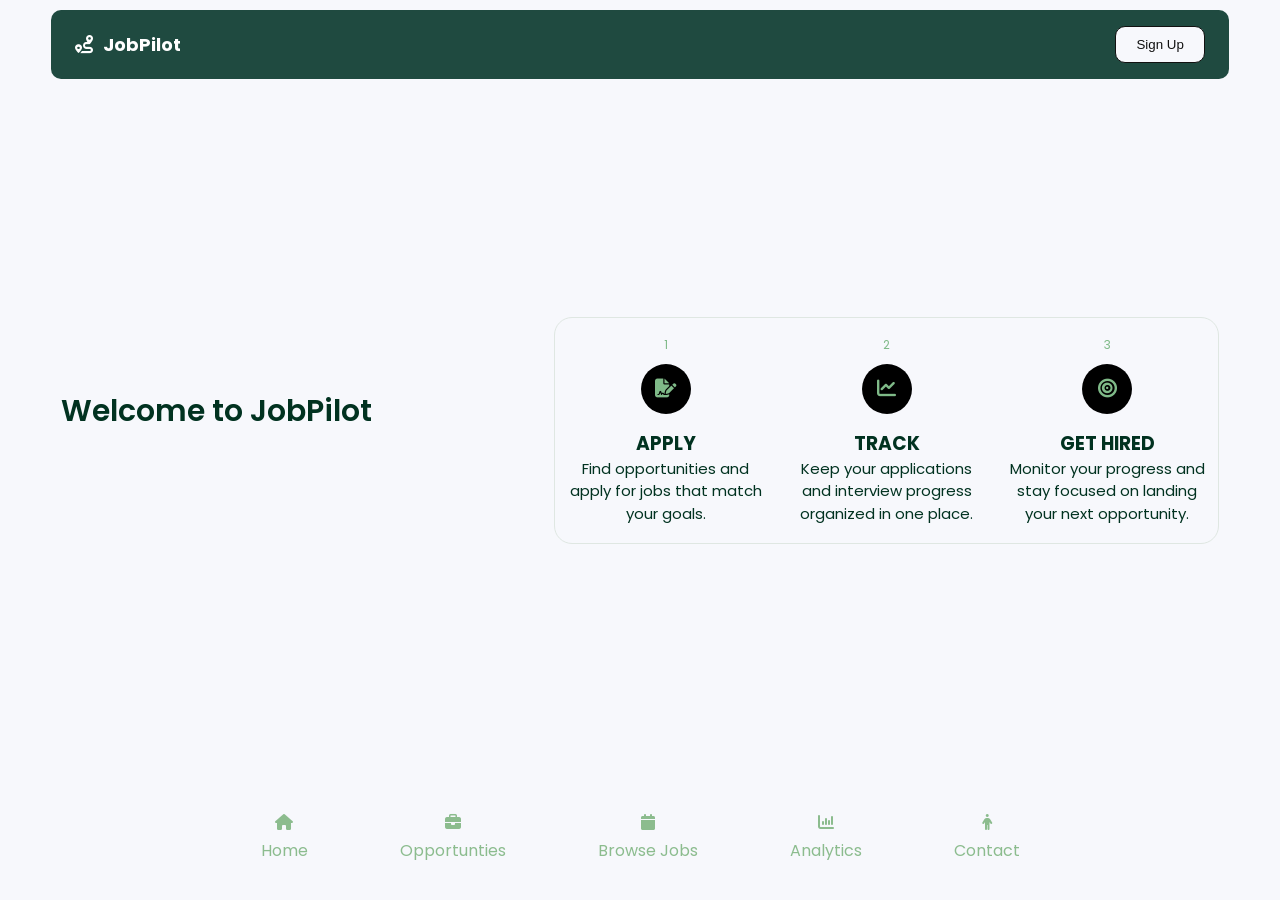
<file: index.html>
<!DOCTYPE html>
<html lang="en">
<head>
    <meta charset="UTF-8">
    <meta name="viewport" content="width=device-width, initial-scale=1.0">
    <title>JobPilot - Home </title>
    <link rel="preconnect" href="https://fonts.googleapis.com">
<link rel="preconnect" href="https://fonts.gstatic.com" crossorigin>
<link href="https://fonts.googleapis.com/css2?
family=Montserrat:ital,wght@0,100..900;1,100..900&family=Playfair+Display:ital,wght@0,400..900;1,400..900&family=Poppins:ital,wght@0,100;0,200;0,300;0,400;0,500;0,600;0,700;0,800;0,900;1,100;1,200;1,300;1,400;1,500;1,600;1,700;1,800;1,900&family=Roboto:ital,wght@0,100..900;1,100..900&display=swap" rel="stylesheet">
    <link rel="stylesheet" href="css/home.css">
    <link rel="stylesheet" 
    href="https://cdnjs.cloudflare.com/ajax/libs/font-awesome/6.5.2/css/all.min.css">
</head>
<body>
     <!--Home Page-->
    <div class="app">
    <header class="topbar">
       <div class="brand">
        <div class="log">
            <i class="fa-solid fa-route"></i>
        </div>
        <span>JobPilot</span>
       </div>
       <button class="join-btn">
        Sign Up
    </button>
    </header>
   <main class="main-content">

    <section class="welcome">
        <h1>Welcome to JobPilot</h1>
        <h3>Navigate &#183; Track &#183; Succeed</h3>
    </section>

    <section class="work-section">

        <div class="steps">

            <div class="step">
                <span class="step-number">1</span>

                <div class="step-icon">
                    <i class="fa-solid fa-file-signature"></i>
                </div>

                <h3>APPLY</h3>

                <p>
                    Find opportunities and apply for jobs
                    that match your goals.
                </p>
            </div>


            <div class="step">
                <span class="step-number">2</span>

                <div class="step-icon">
                    <i class="fa-solid fa-chart-line"></i>
                </div>

                <h3>TRACK</h3>

                <p>
                    Keep your applications and interview
                    progress organized in one place.
                </p>
            </div>


            <div class="step">
                <span class="step-number">3</span>

                <div class="step-icon">
                    <i class="fa-solid fa-bullseye"></i>
                </div>

                <h3>GET HIRED</h3>

                <p>
                    Monitor your progress and stay focused
                    on landing your next opportunity.
                </p>
            </div>

        </div>

    </section>

</main>
         <!--footer-->
        <footer class="footer-section">
        <nav class="navigation">
            <a href="index.html" class= "nav-item active">
                <i class="fa-solid fa-house"></i>
                <span>Home</span>
            </a>
            <a href="opportunities.html" class="nav-item">
                <i class="fa-solid fa-briefcase"></i>
                <span>Opportunties</span>
            </a>
             <a href="jobs.html" class="nav-item">
                <i class="fa-solid fa-calendar"></i>
                <span>Browse Jobs</span>
            </a>
            <a href="analytics.html" class="nav-item">
                <i class="fa-solid fa-chart-column"></i>
                <span>Analytics</span>
            </a>
             <a href="contact.html" class="nav-item">
                <i class="fa-solid fa-person"></i>
                <span>Contact</span>
            </a>
        </nav>
        </footer>
  

<div class="auth-overlay">

    <div class="auth-box">

        <button class="close-auth">
            <i class="fa-solid fa-xmark"></i>
        </button>

        <div class="auth-header">
            <i class="fa-solid fa-route"></i>
            <h2>Welcome to JobPilot</h2>
            <p>Sign up to start tracking your job search.</p>
        </div>

        <form class="auth-form">

            <div class="input-group">
                <label for="userName">Name</label>

                <input type="text" id="userName" placeholder="Enter your name" required>
            </div>

            <div class="input-group">
                <label for="userEmail">Email</label>

                <input type="email" id="userEmail"
                    placeholder="Enter your email"
                    required
                >
            </div>

    <div class="input-group">

        <label for="userPassword">
            Password
        </label>

        <input
            type="password"
            id="userPassword"
            placeholder="Create a password"
            minlength="6"
            required
        >

    </div>

            <button type="submit" class="auth-btn">
                Get Started
            </button>

        </form>

    </div>

</div>
<script src="javascript/home.js"></script>
<script src="javascript/auth.js"></script>
</body>
</html>
</file>
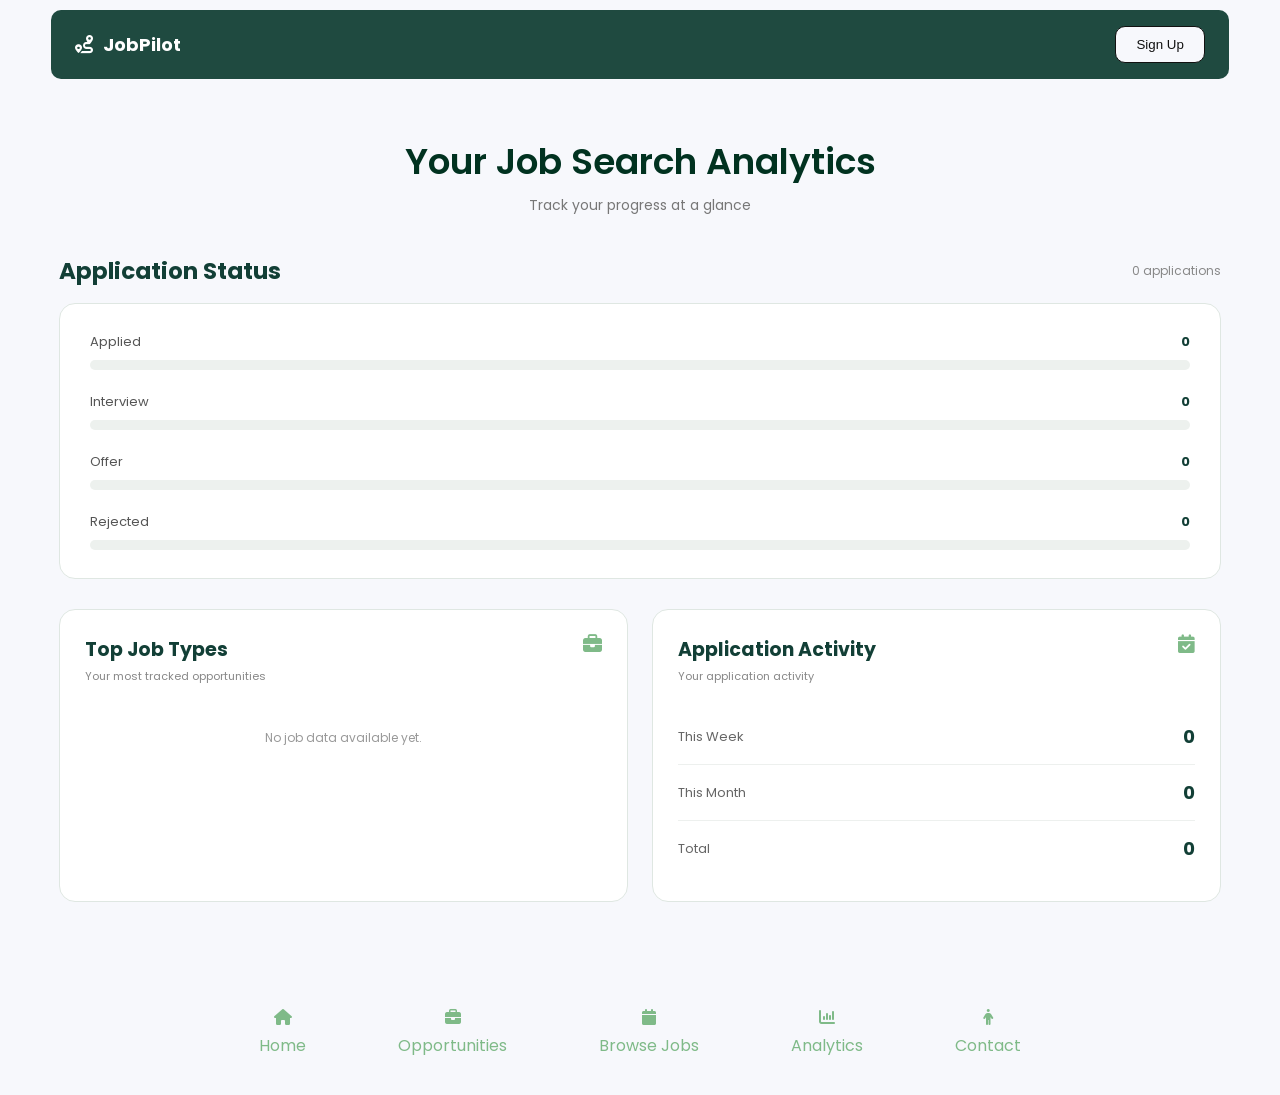
<file: analytics.html>
<!DOCTYPE html>
<html lang="en">

<head>

    <meta charset="UTF-8">

    <meta name="viewport" content="width=device-width, initial-scale=1.0">

    <title>JobPilot - Analytics</title>

 <link rel="preconnect" href="https://fonts.gstatic.com" crossorigin>
    <link href="https://fonts.googleapis.com/css2?
    family=Montserrat:ital,wght@0,100..900;1,100..900&family=Playfair+Display:ital,wght@0,400..900;1,400..900&family=Poppins:ital,wght@0,100;0,200;0,300;0,400;0,500;0,600;0,700;0,800;0,900;1,100;1,200;1,300;1,400;1,500;1,600;1,700;1,800;1,900&family=Roboto:ital,wght@0,100..900;1,100..900&display=swap" rel="stylesheet">
    
    <link rel="stylesheet" href="css/home.css">
    <link rel="stylesheet" href="css/analytics.css">
        <link rel="stylesheet"  href="https://cdnjs.cloudflare.com/ajax/libs/font-awesome/6.5.2/css/all.min.css">
</head>

<body>

<div class="app">

    <header class="topbar">

        <div class="brand">

            <div class="log">
                <i class="fa-solid fa-route"></i>
            </div>

            <span>JobPilot</span>

        </div>

        <button class="join-btn">
            Sign Up
        </button>

    </header>


    <main class="analytics-page">

        <section class="analytics-header">

            <h1>
                Your Job Search Analytics
            </h1>

            <p>
                Track your progress at a glance
            </p>

        </section>


        <section class="status-section">

            <div class="section-heading">

                <h2>
                    Application Status
                </h2>

                <span id="totalStatus">
                    0 applications
                </span>

            </div>


            <div class="status-card">

                <div class="status-row">

                    <div class="status-label">

                        <span>
                            Applied
                        </span>

                        <strong id="appliedCount">
                            0
                        </strong>

                    </div>

                    <div class="progress-track">

                        <div
                            class="progress-bar applied-bar"
                            id="appliedBar"
                        ></div>

                    </div>

                </div>


                <div class="status-row">

                    <div class="status-label">

                        <span>
                            Interview
                        </span>

                        <strong id="interviewCount">
                            0
                        </strong>

                    </div>

                    <div class="progress-track">

                        <div
                            class="progress-bar interview-bar"
                            id="interviewBar"
                        ></div>

                    </div>

                </div>


                <div class="status-row">

                    <div class="status-label">

                        <span>
                            Offer
                        </span>

                        <strong id="offerCount">
                            0
                        </strong>

                    </div>

                    <div class="progress-track">

                        <div
                            class="progress-bar offer-bar"
                            id="offerBar"
                        ></div>

                    </div>

                </div>


                <div class="status-row">

                    <div class="status-label">

                        <span>
                            Rejected
                        </span>

                        <strong id="rejectedCount">
                            0
                        </strong>

                    </div>

                    <div class="progress-track">

                        <div
                            class="progress-bar rejected-bar"
                            id="rejectedBar"
                        ></div>

                    </div>

                </div>

            </div>

        </section>


        <section class="analytics-grid">


            <div class="analytics-card">

                <div class="card-heading">

                    <div>

                        <h2>
                            Top Job Types
                        </h2>

                        <p>
                            Your most tracked opportunities
                        </p>

                    </div>

                    <i class="fa-solid fa-briefcase"></i>

                </div>


                <div
                    class="job-types"
                    id="jobTypes"
                ></div>

            </div>



            <div class="analytics-card">

                <div class="card-heading">

                    <div>

                        <h2>
                            Application Activity
                        </h2>

                        <p>
                            Your application activity
                        </p>

                    </div>

                    <i class="fa-solid fa-calendar-check"></i>

                </div>


                <div class="activity-list">

                    <div class="activity-row">

                        <span>
                            This Week
                        </span>

                        <strong id="weekCount">
                            0
                        </strong>

                    </div>


                    <div class="activity-row">

                        <span>
                            This Month
                        </span>

                        <strong id="monthCount">
                            0
                        </strong>

                    </div>


                    <div class="activity-row">

                        <span>
                            Total
                        </span>

                        <strong id="totalCount">
                            0
                        </strong>

                    </div>

                </div>

            </div>

        </section>

    </main>


    <footer class="footer-section">

        <nav class="navigation">

            <a
                href="index.html"
                class="nav-item"
            >

                <i class="fa-solid fa-house"></i>

                <span>
                    Home
                </span>

            </a>


            <a
                href="opportunities.html"
                class="nav-item"
            >

                <i class="fa-solid fa-briefcase"></i>

                <span>
                    Opportunities
                </span>

            </a>


            <a
                href="jobs.html"
                class="nav-item"
            >

                <i class="fa-solid fa-calendar"></i>

                <span>
                    Browse Jobs
                </span>

            </a>


            <a
                href="analytics.html"
                class="nav-item active"
            >

                <i class="fa-solid fa-chart-column"></i>

                <span>
                    Analytics
                </span>

            </a>


            <a
                href="contact.html"
                class="nav-item"
            >

                <i class="fa-solid fa-person"></i>

                <span>
                    Contact
                </span>

            </a>

        </nav>

    </footer>

</div>


<script src="javascript/auth.js"></script>
<script src="javascript/analytics.js"></script>

</body>

</html>
</file>
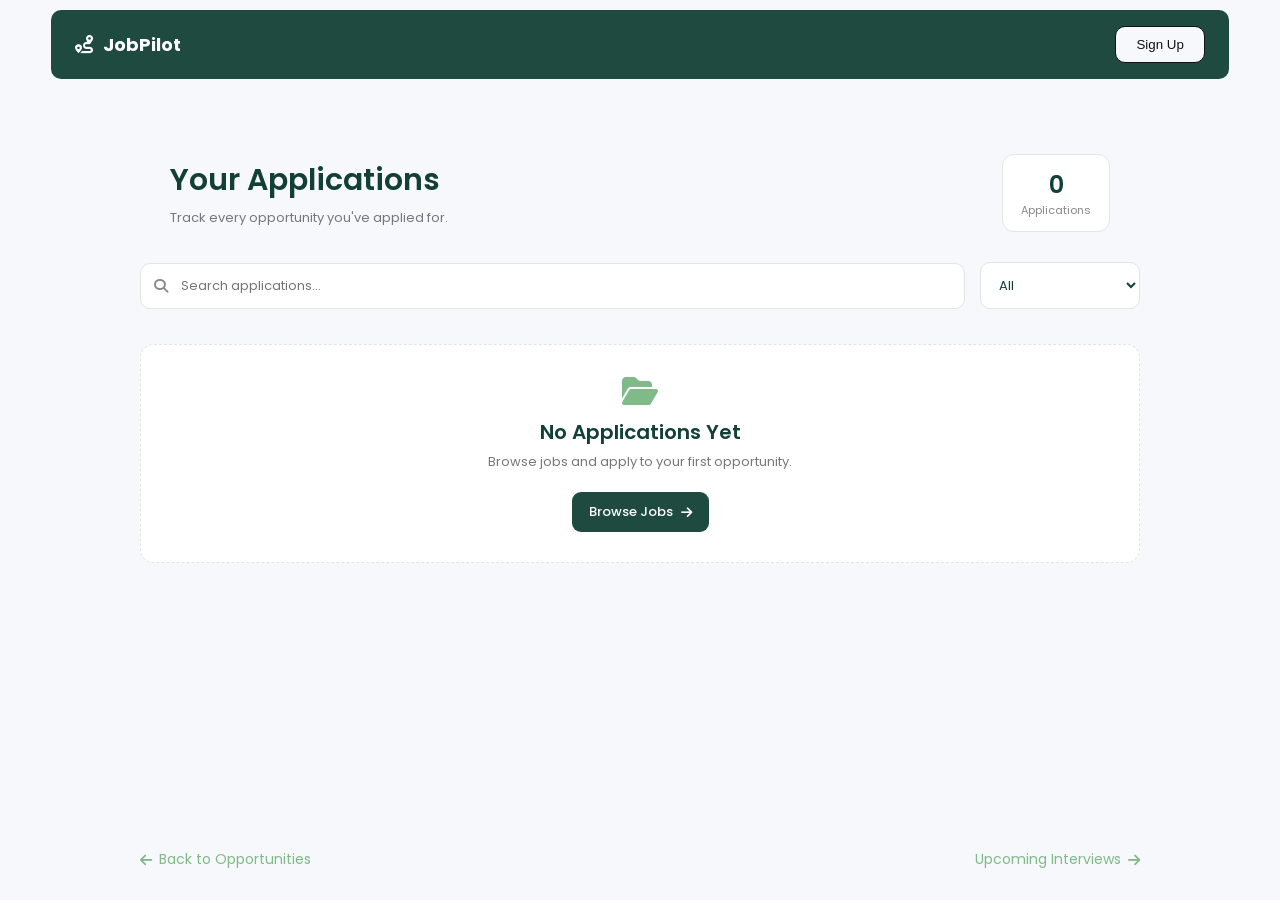
<file: applications.html>
<!DOCTYPE html>
<html lang="en">

<head>

    <meta charset="UTF-8">

    <meta
        name="viewport"
        content="width=device-width, initial-scale=1.0"
    >

    <title>JobPilot - Applications</title>

    <link rel="preconnect" href="https://fonts.googleapis.com">

    <link rel="preconnect" href="https://fonts.gstatic.com" crossorigin>

    <link href="https://fonts.googleapis.com/css2?family=Poppins:wght@100..900&display=swap"  rel="stylesheet">
      <link rel="stylesheet" href="css/home.css">
    <link rel="stylesheet" href="css/app.css">

    <link
        rel="stylesheet"
        href="https://cdnjs.cloudflare.com/ajax/libs/font-awesome/6.5.2/css/all.min.css"
    >

</head>


<body>


<div class="app">


    <header class="topbar">

        <div class="brand">

            <div class="log">

                <i class="fa-solid fa-route"></i>

            </div>

            <span>JobPilot</span>

        </div>


        <button class="join-btn">
            Sign Up
        </button>

    </header>


    <main class="applications-page">


        <div class="application-heading">

            <div>

                <h1>
                    Your Applications
                </h1>

                <p>
                    Track every opportunity you've applied for.
                </p>

            </div>


            <div class="application-total">

                <span id="applicationCount">
                    0
                </span>

                <small>
                    Applications
                </small>

            </div>

        </div>




        <section class="application-tools">


            <div class="search-box">

                <i class="fa-solid fa-magnifying-glass"></i>

                <input
                    type="text"
                    class="search-input"
                    placeholder="Search applications..."
                >

            </div>


            <select
                class="search-filter"
                id="statusFilter"
            >

                <option value="all">
                    All
                </option>

                <option value="applied">
                    Applied
                </option>

                <option value="interview">
                    Interview
                </option>

                <option value="offer">
                    Offer
                </option>

                <option value="rejected">
                    Rejected
                </option>

            </select>


        </section>



       
        <section class="application-list">

        

        </section>




        <section
            class="empty-state"
            style="display: none;"
        >

            <i class="fa-solid fa-folder-open"></i>

            <h2>
                No Applications Yet
            </h2>

            <p>
                Browse jobs and apply to your
                first opportunity.
            </p>


            <a
                href="jobs.html"
                class="browse-jobs-btn"
            >

                Browse Jobs

                <i class="fa-solid fa-arrow-right"></i>

            </a>

        </section>


        <div class="page-links">


            <a
                href="opportunities.html"
                class="back-link"
            >

                <i class="fa-solid fa-arrow-left"></i>

                <span>
                    Back to Opportunities
                </span>

            </a>


            <a
                href="interviews.html"
                class="next-link"
            >

                <span>
                    Upcoming Interviews
                </span>

                <i class="fa-solid fa-arrow-right"></i>

            </a>


        </div>


    </main>



</div>


<script src="javascript/auth.js"></script>

<script src="javascript/app.js"></script>


</body>

</html>
</file>
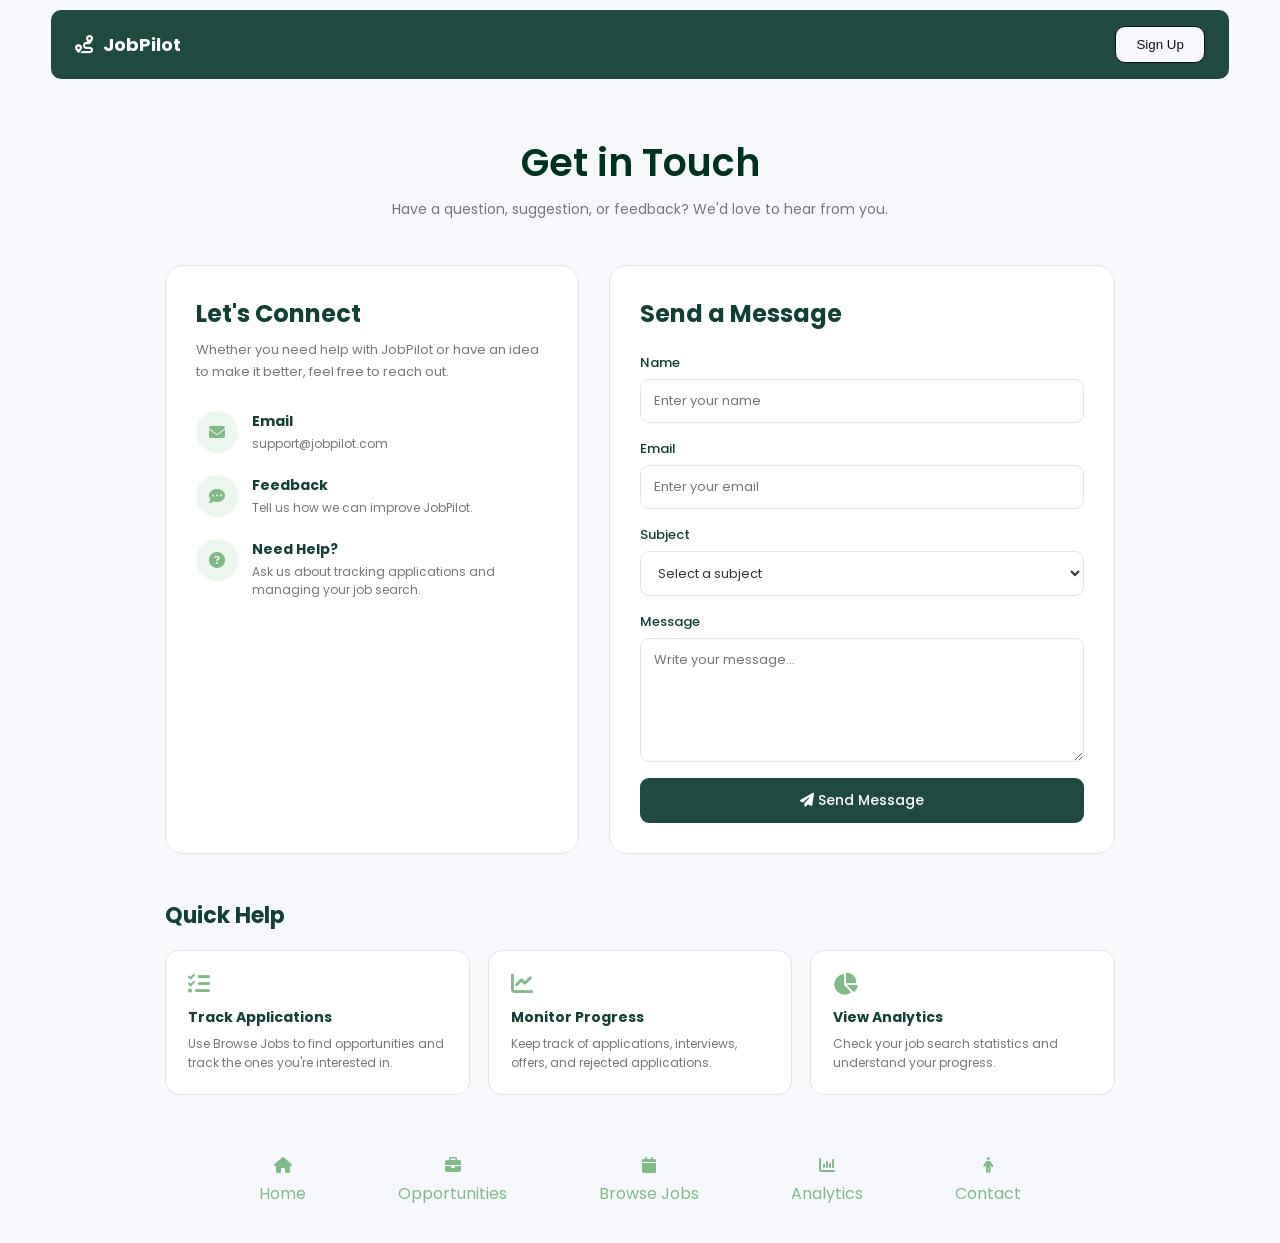
<file: contact.html>
<!DOCTYPE html>
<html lang="en">

<head>

    <meta charset="UTF-8">

    <meta
        name="viewport"
        content="width=device-width, initial-scale=1.0"
    >

    <title>JobPilot - Contact</title>

  <link rel="preconnect" href="https://fonts.gstatic.com" crossorigin>
    <link href="https://fonts.googleapis.com/css2?
    family=Montserrat:ital,wght@0,100..900;1,100..900&family=Playfair+Display:ital,wght@0,400..900;1,400..900&family=Poppins:ital,wght@0,100;0,200;0,300;0,400;0,500;0,600;0,700;0,800;0,900;1,100;1,200;1,300;1,400;1,500;1,600;1,700;1,800;1,900&family=Roboto:ital,wght@0,100..900;1,100..900&display=swap" rel="stylesheet">
    
    <link rel="stylesheet" href="css/home.css">
    <link rel="stylesheet" href="css/contact.css">
        <link rel="stylesheet"  href="https://cdnjs.cloudflare.com/ajax/libs/font-awesome/6.5.2/css/all.min.css">

</head>


<body>

<div class="app">

    <header class="topbar">

        <div class="brand">

            <div class="log">

                <i class="fa-solid fa-route"></i>

            </div>

            <span>
                JobPilot
            </span>

        </div>


        <button
            class="join-btn"
            type="button"
        >
            Sign Up
        </button>

    </header>


    <main class="contact-page">


        <section class="contact-header">

            <h1>
                Get in Touch
            </h1>

            <p>
                Have a question, suggestion, or feedback?
                We'd love to hear from you.
            </p>

        </section>


        <section class="contact-content">


            <div class="contact-info">

                <h2>
                    Let's Connect
                </h2>

                <p class="info-text">
                    Whether you need help with JobPilot
                    or have an idea to make it better,
                    feel free to reach out.
                </p>


                <div class="contact-item">

                    <div class="contact-icon">

                        <i class="fa-solid fa-envelope"></i>

                    </div>

                    <div>

                        <h3>
                            Email
                        </h3>

                        <p>
                            support@jobpilot.com
                        </p>

                    </div>

                </div>


                <div class="contact-item">

                    <div class="contact-icon">

                        <i class="fa-solid fa-comment-dots"></i>

                    </div>

                    <div>

                        <h3>
                            Feedback
                        </h3>

                        <p>
                            Tell us how we can improve JobPilot.
                        </p>

                    </div>

                </div>


                <div class="contact-item">

                    <div class="contact-icon">

                        <i class="fa-solid fa-circle-question"></i>

                    </div>

                    <div>

                        <h3>
                            Need Help?
                        </h3>

                        <p>
                            Ask us about tracking applications
                            and managing your job search.
                        </p>

                    </div>

                </div>


            </div>



            <div class="contact-form-box">

                <h2>
                    Send a Message
                </h2>


                <form id="contactForm">


                    <input
                        type="hidden"
                        name="access_key"
                        value="475f86e3-f64c-4f38-899c-34576be79fb7"
                    >


                    <input
                        type="hidden"
                        name="from_name"
                        value="JobPilot Contact Form"
                    >


                    <div class="input-group">

                        <label for="contactName">
                            Name
                        </label>

                        <input
                            type="text"
                            id="contactName"
                            name="name"
                            placeholder="Enter your name"
                            required
                        >

                    </div>


                    <div class="input-group">

                        <label for="contactEmail">
                            Email
                        </label>

                        <input
                            type="email"
                            id="contactEmail"
                            name="email"
                            placeholder="Enter your email"
                            required
                        >

                    </div>


                    <div class="input-group">

                        <label for="contactSubject">
                            Subject
                        </label>

                        <select
                            id="contactSubject"
                            name="subject"
                            required
                        >

                            <option value="">
                                Select a subject
                            </option>

                            <option value="Need Help">
                                Need Help
                            </option>

                            <option value="Feedback">
                                Feedback
                            </option>

                            <option value="Report a Bug">
                                Report a Bug
                            </option>

                            <option value="Suggestion">
                                Suggestion
                            </option>

                        </select>

                    </div>


                    <div class="input-group">

                        <label for="contactMessage">
                            Message
                        </label>

                        <textarea
                            id="contactMessage"
                            name="message"
                            rows="5"
                            placeholder="Write your message..."
                            required
                        ></textarea>

                    </div>


                    <button
                        type="submit"
                        class="send-btn"
                    >

                        <i class="fa-solid fa-paper-plane"></i>

                        Send Message

                    </button>


                </form>


                <div
                    class="success-message"
                    id="successMessage"
                >

                    <i class="fa-solid fa-circle-check"></i>

                    <div>

                        <strong>
                            Message Sent!
                        </strong>

                        <p>
                            Thanks for reaching out.
                            We'll get back to you soon.
                        </p>

                    </div>

                </div>


            </div>

        </section>



        <section class="faq-section">

            <h2>
                Quick Help
            </h2>


            <div class="faq-grid">


                <div class="faq-card">

                    <i class="fa-solid fa-list-check"></i>

                    <h3>
                        Track Applications
                    </h3>

                    <p>
                        Use Browse Jobs to find opportunities
                        and track the ones you're interested in.
                    </p>

                </div>


                <div class="faq-card">

                    <i class="fa-solid fa-chart-line"></i>

                    <h3>
                        Monitor Progress
                    </h3>

                    <p>
                        Keep track of applications, interviews,
                        offers, and rejected applications.
                    </p>

                </div>


                <div class="faq-card">

                    <i class="fa-solid fa-chart-pie"></i>

                    <h3>
                        View Analytics
                    </h3>

                    <p>
                        Check your job search statistics
                        and understand your progress.
                    </p>

                </div>


            </div>

        </section>


    </main>



    <footer class="footer-section">

        <nav class="navigation">


            <a
                href="index.html"
                class="nav-item"
            >

                <i class="fa-solid fa-house"></i>

                <span>
                    Home
                </span>

            </a>


            <a
                href="opportunities.html"
                class="nav-item"
            >

                <i class="fa-solid fa-briefcase"></i>

                <span>
                    Opportunities
                </span>

            </a>


            <a
                href="jobs.html"
                class="nav-item"
            >

                <i class="fa-solid fa-calendar"></i>

                <span>
                    Browse Jobs
                </span>

            </a>


            <a
                href="analytics.html"
                class="nav-item"
            >

                <i class="fa-solid fa-chart-column"></i>

                <span>
                    Analytics
                </span>

            </a>


            <a
                href="contact.html"
                class="nav-item active"
            >

                <i class="fa-solid fa-person"></i>

                <span>
                    Contact
                </span>

            </a>


        </nav>

    </footer>


</div>


<script src="javascript/auth.js"></script>

<script src="javascript/contact.js"></script>


</body>

</html>
</file>
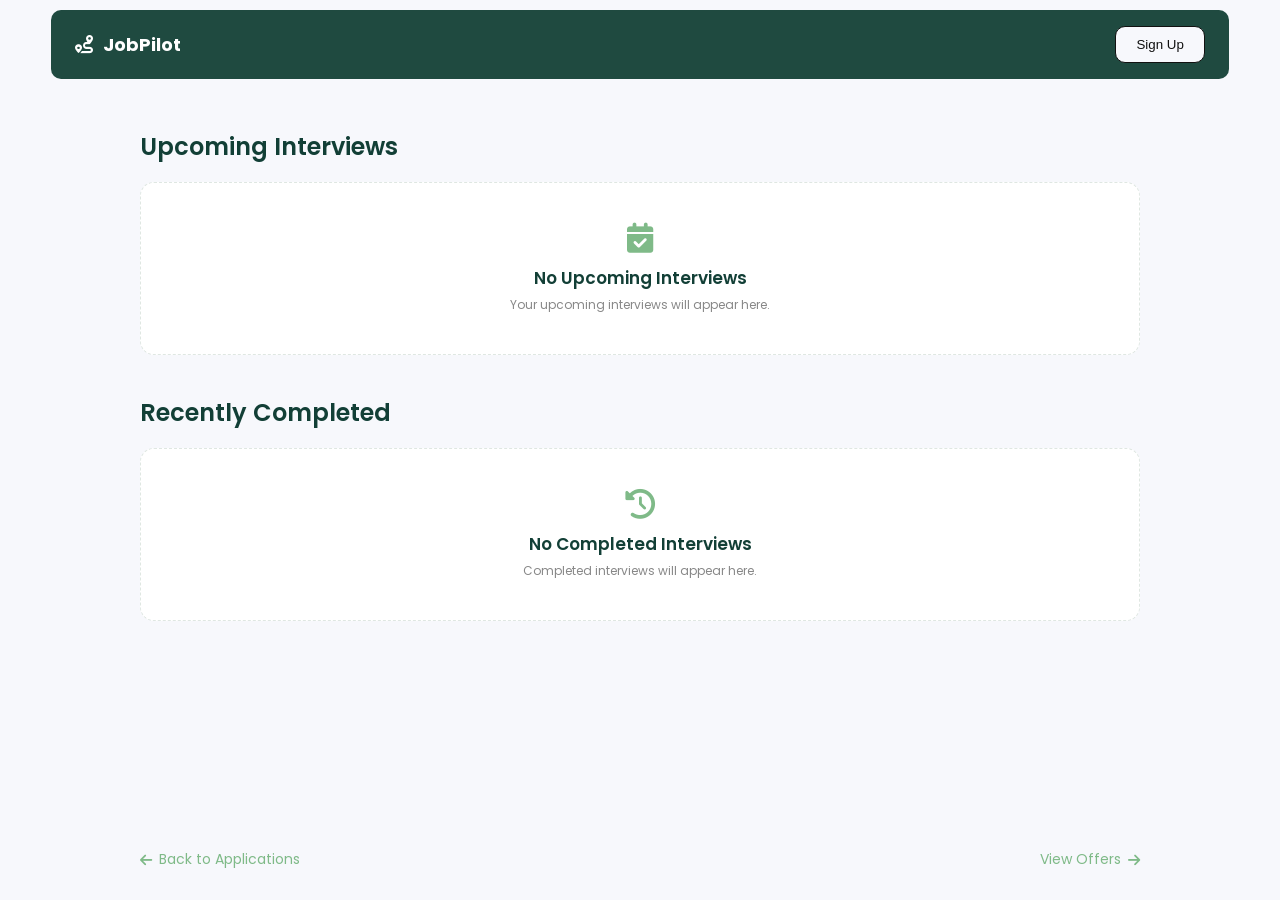
<file: interviews.html>
<!DOCTYPE html>
    <html lang="en">
    <head>
        <meta charset="UTF-8">
        <meta name="viewport" content="width=device-width, initial-scale=1.0">
        <title>JobPilot - Interviews </title>
        <link rel="preconnect" href="https://fonts.googleapis.com">
    <link rel="preconnect" href="https://fonts.gstatic.com" crossorigin>
    <link href="https://fonts.googleapis.com/css2?
    family=Montserrat:ital,wght@0,100..900;1,100..900&family=Playfair+Display:ital,wght@0,400..900;1,400..900&family=Poppins:ital,wght@0,100;0,200;0,300;0,400;0,500;0,600;0,700;0,800;0,900;1,100;1,200;1,300;1,400;1,500;1,600;1,700;1,800;1,900&family=Roboto:ital,wght@0,100..900;1,100..900&display=swap" rel="stylesheet">
    
    <link rel="stylesheet" href="css/home.css">
    <link rel="stylesheet" href="css/interviews.css">
        <link rel="stylesheet"  href="https://cdnjs.cloudflare.com/ajax/libs/font-awesome/6.5.2/css/all.min.css">
    </head>
    <body>
        <div class="app">
        <header class="topbar">
        <div class="brand">
            <div class="log">
                <i class="fa-solid fa-route"></i>
            </div>
            <span>JobPilot</span>
        </div>
        <button class="join-btn">
            Sign Up
        </button>
        </header>
      <main class="interviews-page">



    <section class="upcoming-section">

        <div class="section-heading">

            <h2>
                Upcoming Interviews
            </h2>

        </div>




        <div class="upcoming-list"></div>

    </section>


    <section class="completed-section">

        <div class="section-heading">

            <h2>
                Recently Completed
            </h2>

        </div>



        <div class="completed-list"></div>

    </section>





    <div class="page-links">

        <a
            href="applications.html"
            class="back-link"
        >

            <i class="fa-solid fa-arrow-left"></i>

            <span>
                Back to Applications
            </span>

        </a>


        <a
            href="offers.html"
            class="next-link"
        >

            <span>
                View Offers
            </span>

            <i class="fa-solid fa-arrow-right"></i>

        </a>

    </div>

</main>

<script src="javascript/auth.js"></script>

<script src="javascript/int.js"></script>
    </body>
    </html>
</file>
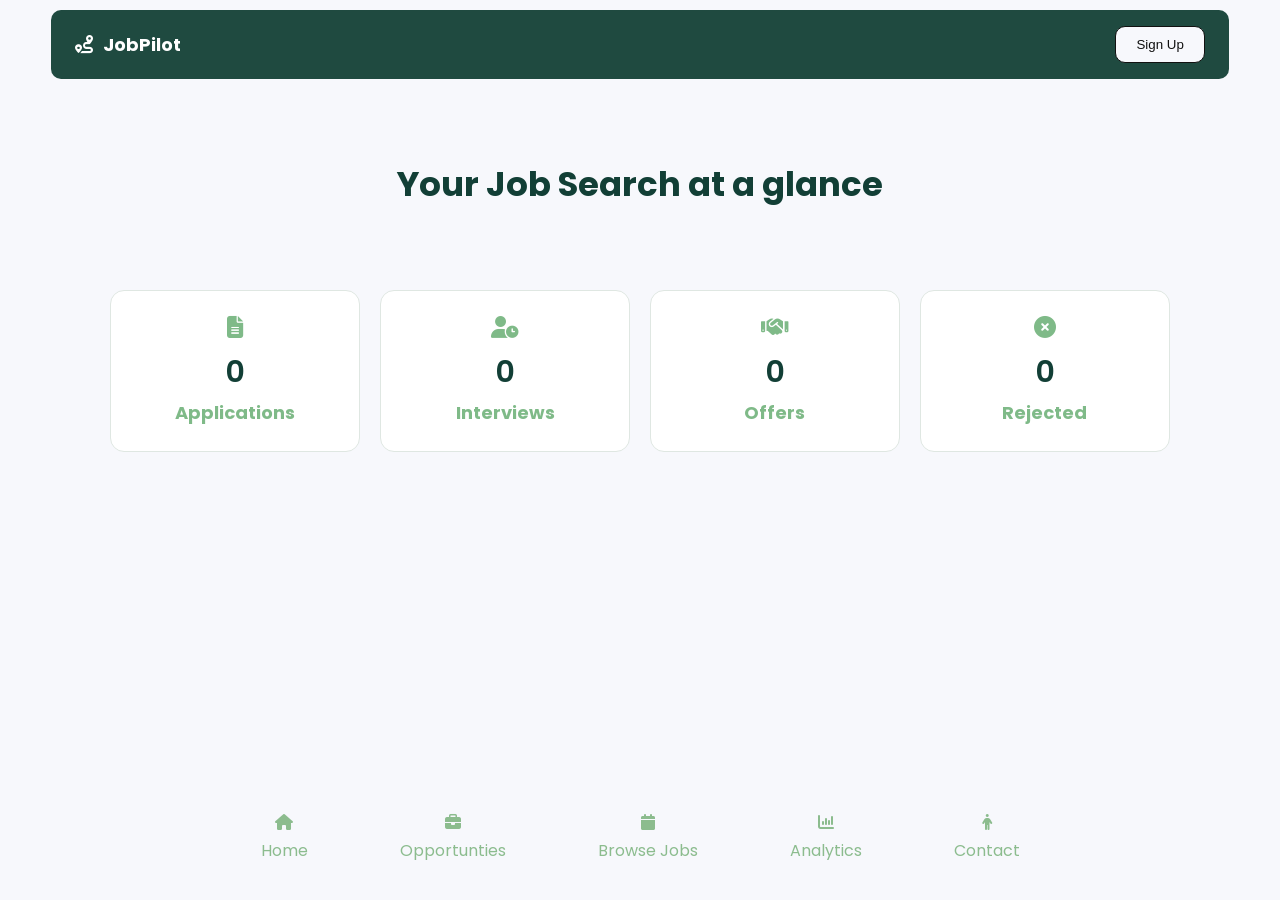
<file: opportunities.html>
<!DOCTYPE html>
<html lang="en">
<head>
    <meta charset="UTF-8">
    <meta name="viewport" content="width=device-width, initial-scale=1.0">
    <title>JobPilot - Opportunities</title>
    <link rel="preconnect" href="https://fonts.googleapis.com">
<link rel="preconnect" href="https://fonts.gstatic.com" crossorigin>
<link href="https://fonts.googleapis.com/css2?
family=Montserrat:ital,wght@0,100..900;1,100..900&
family=Playfair+Display:ital,wght@0,400..900;1,400..900&family=Poppins:ital,wght@0,100;0,200;0,300;0,400;0,500;0,600;0,700;0,800;0,900;1,100;1,200;1,300;1,400;1,500;1,600;1,700;1,800;1,900&family=Roboto:ital,wght@0,100..900;1,100..900&display=swap" rel="stylesheet">
<link rel="stylesheet" href="css/home.css">
<link rel="stylesheet" href="css/opp.css">
     <link rel="stylesheet" 
    href="https://cdnjs.cloudflare.com/ajax/libs/font-awesome/6.5.2/css/all.min.css">
</head>
<body>
    <!--Header-->
     <div class="app">
    <header class="topbar">
       <div class="brand">
        <div class="log">
            <i class="fa-solid fa-route"></i>
        </div>
        <span>JobPilot</span>
       </div>
       <button class="join-btn">
        Sign Up
    </button>
    </header>
    <!--opportunties-->
    <main class="opportunities-page">
        <p class="title">Your Job Search at a glance</h1>
        <section class="overview">
            <!--Applications-->
        <a href="applications.html" class="overview-card"">
            <i class="fa-solid fa-file-lines"></i>
            <div class="count" id="applicationsCount">0</div>
                <h3>Applications</h3>
        </a>
        <!--Interviews-->
         <a href="interviews.html" class="overview-card">
            <i class="fa-solid fa-user-clock" ></i>
            <div class="count" id="interviewsCount">0</div>
                <h3>Interviews</h3>
         </a>
        <!--Offers-->
           <a href="offers.html"  class="overview-card">
            <i class="fa-solid fa-handshake"></i>
            <div class="count" id="offersCount">0</div>
                <h3>Offers</h3>
           </a>
        <!--Rejected-->
        <a href="reject.html" class="overview-card">
            <i class="fa-solid fa-circle-xmark"></i>
            <div class="count" id="rejectedCount">0</div>
                <h3>Rejected</h3>
        </a>
        </section>
    </main>
    <footer class="footer-section">
        <nav class="navigation">
            <a href="index.html" class= "nav-item active">
                <i class="fa-solid fa-house"></i>
                <span>Home</span>
            </a>
            <a href="opportunities.html" class="nav-item">
                <i class="fa-solid fa-briefcase"></i>
                <span>Opportunties</span>
            </a>
             <a href="jobs.html" class="nav-item">
                <i class="fa-solid fa-calendar"></i>
                <span>Browse Jobs</span>
            </a>
            <a href="analytics.html" class="nav-item">
                <i class="fa-solid fa-chart-column"></i>
                <span>Analytics</span>
            </a>
             <a href="contact.html" class="nav-item">
                <i class="fa-solid fa-person"></i>
                <span>Contact</span>
            </a>
        </nav>
        </footer>
   <script src="javascript/auth.js"></script>
 <script src="javascript/opp.js"></script>
</body>
</html>
</file>
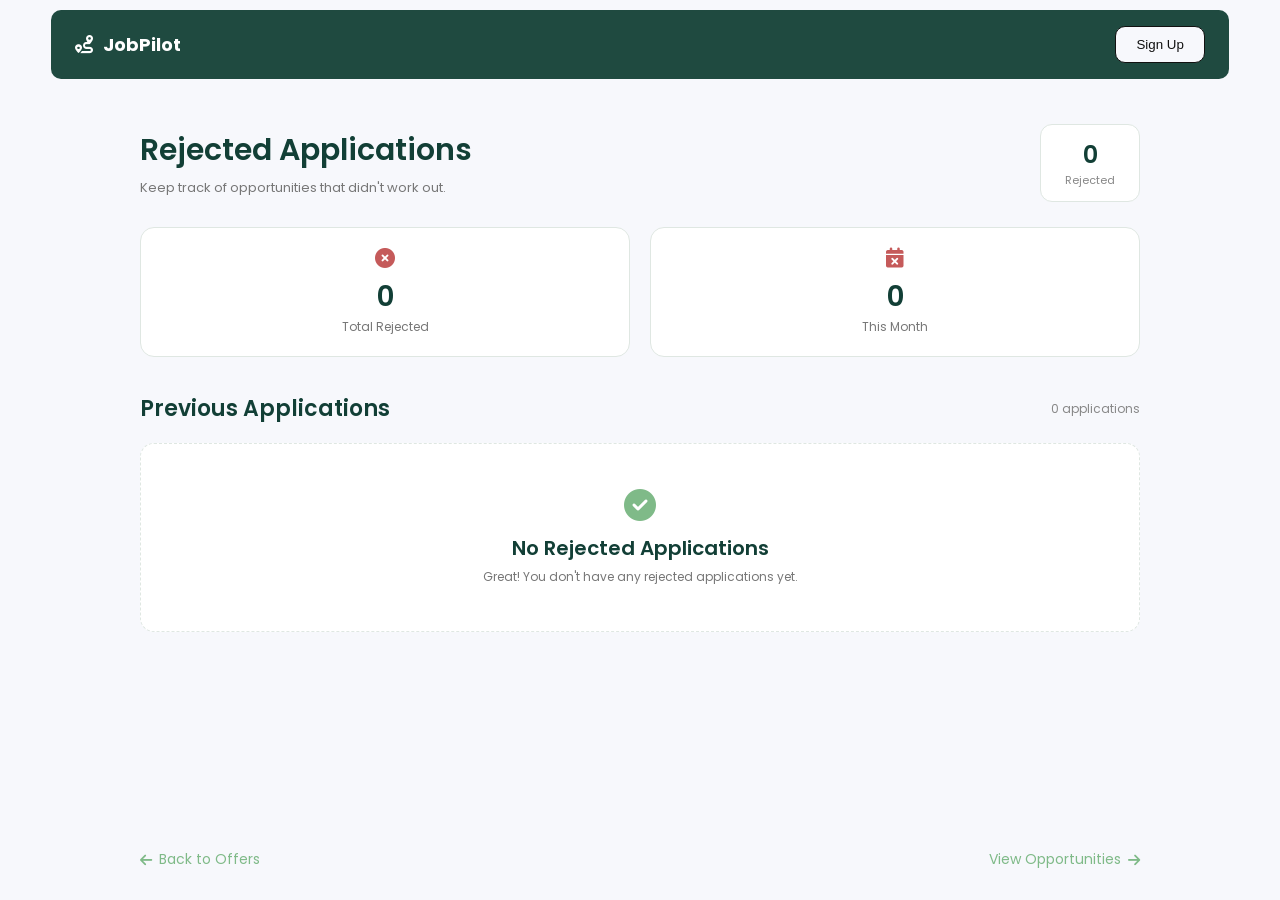
<file: reject.html>
<!DOCTYPE html>
<html lang="en">

<head>

    <meta charset="UTF-8">

    <meta name="viewport" content="width=device-width, initial-scale=1.0">

    <title>JobPilot - Rejected</title>

 <link rel="preconnect" href="https://fonts.googleapis.com">
    <link rel="preconnect" href="https://fonts.gstatic.com" crossorigin>
    <link href="https://fonts.googleapis.com/css2?
    family=Montserrat:ital,wght@0,100..900;1,100..900&family=Playfair+Display:ital,wght@0,400..900;1,400..900&family=Poppins:ital,wght@0,100;0,200;0,300;0,400;0,500;0,600;0,700;0,800;0,900;1,100;1,200;1,300;1,400;1,500;1,600;1,700;1,800;1,900&family=Roboto:ital,wght@0,100..900;1,100..900&display=swap" rel="stylesheet">
    
    <link rel="stylesheet" href="css/home.css">
    <link rel="stylesheet" href="css/reject.css">
        <link rel="stylesheet"  href="https://cdnjs.cloudflare.com/ajax/libs/font-awesome/6.5.2/css/all.min.css">

</head>


<body>


<div class="app">



    <header class="topbar">

        <div class="brand">

            <div class="log">

                <i class="fa-solid fa-route"></i>

            </div>

            <span>
                JobPilot
            </span>

        </div>


        <button class="join-btn">
            Sign Up
        </button>

    </header>


    <main class="rejected-page">

        <section class="rejected-header">

            <div>

                <h1>
                    Rejected Applications
                </h1>

                <p>
                    Keep track of opportunities that didn't work out.
                </p>

            </div>


            <div class="rejected-total">

                <span id="rejectedCount">
                    0
                </span>

                <small>
                    Rejected
                </small>

            </div>

        </section>



    

        <section class="rejected-stats">


            <div class="stat-card">

                <i class="fa-solid fa-circle-xmark"></i>

                <h2 id="totalRejected">
                    0
                </h2>

                <p>
                    Total Rejected
                </p>

            </div>


            <div class="stat-card">

                <i class="fa-solid fa-calendar-xmark"></i>

                <h2 id="monthlyRejected">
                    0
                </h2>

                <p>
                    This Month
                </p>

            </div>


        </section>



    
        <section class="rejected-list-section">


            <div class="section-heading">

                <h2>
                    Previous Applications
                </h2>


                <span id="rejectedLabel">
                    0 applications
                </span>

            </div>




            <div class="rejected-list"></div>


        </section>



        <section
            class="empty-rejected"
            style="display: none;"
        >

            <i class="fa-solid fa-circle-check"></i>

            <h2>
                No Rejected Applications
            </h2>

            <p>
                Great! You don't have any rejected applications yet.
            </p>

        </section>





        <div class="page-links">


            <a
                href="offers.html"
                class="back-link"
            >

                <i class="fa-solid fa-arrow-left"></i>

                <span>
                    Back to Offers
                </span>

            </a>


            <a
                href="opportunities.html"
                class="next-link"
            >

                <span>
                    View Opportunities
                </span>

                <i class="fa-solid fa-arrow-right"></i>

            </a>


        </div>


    </main>


</div>

<script src="javascript/auth.js"></script>

<script src="javascript/reject.js"></script>


</body>

</html>
</file>
<file: css/home.css>
*{
    padding:0;
    margin:0;
    box-sizing:border-box;
}
html,body{
    height:100%;
}
body{
    margin:0;
    position: relative;
    background: #f7f8fc;
    color:#013220;
     font-family:"Poppins",sans-serif;
}

.app{
   width: min(1200px, 92%);
    height: 100vh;
    margin: 0 auto;
    display: flex;
    flex-direction: column;
}
/*Header*/
.topbar{
    background-color:#1f4a40;
    color:#fff;
    margin-top:10px;
    display:flex;
    flex-direction: row;
    justify-content: space-between;
    padding:16px 24px;
    border-radius: 10px;
}
.topbar:hover{
     box-shadow: 0 5px 20px rgba(0,0,0,0.5);
}
.brand{
    display:flex;
    align-items:center;
    gap:10px;
    font-size:18px;
    font-weight:700;
}

.join-btn{
    padding:10px 20px;
    border:1px solid #111;
    border-radius:10px;
    background-color:#f7f8fc;
    color:#111;
    font-weight:500;
    cursor:pointer;
    transition:0.2s ease;
}
.join-btn:hover{
    background-color:#111;
     color:#fff;
}
.join-btn:active{
     transform:scale(0.96);
     opacity:0.8;
}

.signup-section {
    display: none;
    position: relative;
    width: 100%;
    max-width: 500px;
    margin: 30px auto 0;
    padding: 30px;
    background: #ffffff;
    border: 1px solid #dfe7e2;
    border-radius: 16px;
    box-shadow: 0 8px 25px rgba(0, 0, 0, 0.08);
    text-align: center;
}



.signup-section.show {
    display: block;
}


.signup-section h2 {
    color: #123f36;
    font-size: 24px;
    margin-bottom: 5px;
}


.signup-section p {
    color: #777;
    font-size: 14px;
    margin-bottom: 20px;
}



.close-signup {
    position: absolute;
    top: 15px;
    right: 15px;
    border: none;
    background: transparent;
    color: #777;
    font-size: 18px;
    cursor: pointer;
}


.close-signup:hover {
    color: #123f36;
}


.signup-form {
    display: flex;
    flex-direction: column;
    gap: 12px;
}


.signup-form input {
    width: 100%;
    padding: 12px 14px;
    border: 1px solid #dfe7e2;
    border-radius: 8px;
    outline: none;
    font-family: "Poppins", sans-serif;
    font-size: 14px;
}


.signup-form input:focus {
    border-color: #7fba88;
}


.signup-form button {
    padding: 12px;
    border: none;
    border-radius: 8px;
    background: #1f4a40;
    color: #fff;
    font-family: "Poppins", sans-serif;
    font-weight: 500;
    cursor: pointer;
    transition: 0.2s ease;
}
.signup-form button:hover {
    background: #123f36;
}
/*Home Page*/
.main-content{
    width:100%;
    max-width:1200px;
    margin:0 auto;
    display:flex;
    flex:1;
    align-items: center;
    padding:30px 10px;
    gap:50px;
}
.welcome{
    flex:1;
}
.welcome h1{
    font-size:30px;
    font-weight:600;
    margin-bottom:8px;
}
.welcome h3{
    color:#777;
    font-size:13px;
   margin-bottom:10px;
    font-weight:500;
}

/*How-it-works*/
.work-section{
    flex:1.5;
    width:90%;
   min-width:0;
    margin:100px auto;
    text-align:center;
   
}
.work-section h2 {
    text-align: center;
    color: #123f36;
    font-size: 28px;
    margin-bottom: 5px;
}
.subtitle{
 color:#111;
 margin-bottom:45px;
 font-size:30px;
 margin-bottom:8px;
}
.steps{
   width: 100%;
    display: grid;
    grid-template-columns: repeat(3, 1fr);
    border: 1px solid #dfe7e2;
    border-radius: 18px;
    overflow: hidden;
}
.step{
    padding:18px 12px;
    min-height: 220px;
    display:flex;
    flex-direction:column;
    align-items:center;
    text-align: center;
    justify-items:center;
}

.step p {
    max-width: 220px;
    margin: 0 auto;
    line-height: 1.5;
    font-size: 15px;
}
.step-number{
    vertical-align: top;
  color:#7fba88;
  font-size:12px;
  margin-bottom:10px;
}
.step-icon{
    width:50px;
    height:50px;
    font-size:19px;
    margin-bottom: 15px;
    display:flex;
    align-items:center;
    justify-content: center;
    border-radius:90px;
    background: #000000;
    color: #7fba88;
}
/*Footer*/
.footer-section{
    width:100%;
    padding: 10px 0 15px;
    background:#f7f8fc;
}
.navigation{
    display:flex;
    justify-content: center;
    align-items:center;
    gap:60px;
    padding:10px 20px;
    border-radius:20px;
   
}
.nav-item{
    color:#1717;
    padding:12px 16px;
    border-radius:10px;
    display:flex;
    flex-direction:column;
    align-items:center;
    gap:8px;
    text-decoration:none;
    cursor:pointer;
}

.auth-overlay {
    position: fixed;
    inset: 0;

    display: none;
    align-items: center;
    justify-content: center;
    background: rgba(1, 50, 32, 0.55);
    backdrop-filter: blur(3px);
    z-index: 1000;
}

.auth-overlay.show {
    display: flex;
}



.auth-box {
    position: relative;
    width: 90%;
    max-width: 420px;
    padding: 35px;
    background: #ffffff;
    border-radius: 18px;
    box-shadow: 0 20px 50px rgba(0, 0, 0, 0.2);
    animation: authAppear 0.25s ease;
}


@keyframes authAppear {
    from {
        opacity: 0;
        transform: translateY(20px) scale(0.97);
    }
    to {
        opacity: 1;
        transform: translateY(0) scale(1);
    }

}

.close-auth {
    position: absolute;
    top: 15px;
    right: 15px;
    width: 32px;
    height: 32px;
    border: none;
    border-radius: 50%;
    background: #f1f5f2;
    color: #123f36;
    cursor: pointer;
    transition: 0.2s ease;
}


.close-auth:hover {
    background: #1f4a40;
    color: #ffffff;
}



.auth-header {
    text-align: center;
    margin-bottom: 25px;
}


.auth-header > i {
    font-size: 30px;
    color: #7fba88;
    margin-bottom: 10px;
}


.auth-header h2 {
    color: #123f36;
    font-size: 24px;
    margin-bottom: 6px;
}


.auth-header p {
    color: #777;
    font-size: 13px;
}


.auth-form {
    display: flex;
    flex-direction: column;
    gap: 18px;
}


.input-group {
    display: flex;
    flex-direction: column;
    gap: 6px;
}


.input-group label {
    color: #123f36;
    font-size: 13px;
    font-weight: 500;
}


.input-group input {
    width: 100%;
    padding: 12px 14px;
    border: 1px solid #dfe7e2;
    border-radius: 9px;
    outline: none;
    font-family: "Poppins", sans-serif;
    font-size: 13px;
    transition: 0.2s ease;
}


.input-group input:focus {
    border-color: #7fba88;
    box-shadow: 0 0 0 3px rgba(127, 186, 136, 0.12);
}



.auth-btn {
    width: 100%;
    padding: 12px;
    border: none;
    border-radius: 9px;
    background: #1f4a40;
    color: #ffffff;
    font-family: "Poppins", sans-serif;
    font-size: 14px;
    font-weight: 500;
    cursor: pointer;
   transition: 0.2s ease;
}


.auth-btn:hover {
    background: #123f36;
}


.auth-btn:active {
    transform: scale(0.98);
}

/*Mobile-View*/
@media (max-width: 600px) {

    .app {
        width: 94%;
        min-height: 100vh;
        height: auto;
    }

    .topbar {
        margin-top: 8px;
        padding: 13px 15px;
        border-radius: 9px;
    }

    .brand {
        gap: 7px;
        font-size: 16px;
    }

    .log {
        font-size: 17px;
    }

    .auth-buttons {
        gap: 5px;
    }

    .signin-btn,
    .join-btn,
    .logout-btn {
        padding: 7px 10px;
        font-size: 10px;
    }

    .main-content {
        flex-direction: column;
        gap: 25px;
        padding: 35px 5px;
    }

    .welcome {
        width: 100%;
        text-align: center;
    }

    .welcome h1 {
        font-size: 25px;
    }

    .welcome h3 {
        font-size: 12px;
    }

    .work-section {
        width: 100%;
        margin: 20px auto;
    }

    .work-section h2 {
        font-size: 22px;
    }

    .subtitle {
        font-size: 18px;
    }

    .steps {
        grid-template-columns: 1fr;
        border-radius: 14px;
    }

    .step {
        min-height: 170px;
        padding: 20px 15px;
    }

    .step-number {
        margin-bottom: 7px;
    }

    .step-icon {
        width: 45px;
        height: 45px;
        font-size: 17px;
    }

    .step p {
        max-width: 280px;
        font-size: 12px;
    }

    .footer-section {
        padding: 10px 0 15px;
    }

    .navigation {
        gap: 3px;
        justify-content: space-around;
        padding: 5px 0;
    }

    .nav-item {
        padding: 6px 4px;
        gap: 5px;
    }

    .nav-item i {
        font-size: 15px;
    }

    .nav-item span {
        font-size: 9px;
    }

    .auth-overlay {
        padding: 15px;
    }

    .auth-box {
        width: 100%;
        padding: 25px 20px;
    }

    .auth-header {
        margin-bottom: 20px;
    }

    .auth-header h2 {
        font-size: 20px;
    }

    .auth-header p {
        font-size: 11px;
    }

    .input-group input {
        padding: 10px 12px;
        font-size: 12px;
    }

    .auth-btn {
        padding: 11px;
        font-size: 13px;
    }

    .auth-switch {
        font-size: 11px;
    }
}
</file>
<file: css/analytics.css>
/*Analytics-Page*/
.analytics-page {
    flex: 1;
    padding: 55px 8px 35px;
}

.analytics-header {
    text-align: center;
    margin-bottom: 38px;
}

.analytics-header h1 {
    color: #013220;
    font-size: 36px;
    font-weight: 600;
    margin-bottom: 6px;
}

.analytics-header p {
    color: #777;
    font-size: 14px;
}

.status-section {
    margin-bottom: 30px;
}

.section-heading {
    display: flex;
    justify-content: space-between;
    align-items: center;
    margin-bottom: 15px;
}

.section-heading h2 {
    color: #123f36;
    font-size: 23px;
}

.section-heading span {
    color: #888;
    font-size: 12px;
}

.status-card {
    background: white;
    border: 1px solid #dfe7e2;
    border-radius: 16px;
    padding: 28px 30px;
}

.status-row {
    margin-bottom: 22px;
}

.status-row:last-child {
    margin-bottom: 0;
}

.status-label {
    display: flex;
    justify-content: space-between;
    align-items: center;
    margin-bottom: 8px;
    color: #555;
    font-size: 13px;
}

.status-label strong {
    color: #123f36;
}

.progress-track {
    width: 100%;
    height: 10px;
    background: #edf1ee;
    border-radius: 20px;
    overflow: hidden;
}

.progress-bar {
    height: 100%;
    width: 0;
    border-radius: 20px;
    transition: width 0.6s ease;
}

.applied-bar {
    background: #7fba88;
}

.interview-bar {
    background: #5fa9a0;
}

.offer-bar {
    background: #e0ad62;
}

.rejected-bar {
    background: #d98282;
}

.analytics-grid {
    display: grid;
    grid-template-columns: 1fr 1fr;
    gap: 24px;
    margin-bottom: 40px;
}

.analytics-card {
    background: white;
    border: 1px solid #dfe7e2;
    border-radius: 16px;
    padding: 25px;
}

.card-heading {
    display: flex;
    justify-content: space-between;
    align-items: flex-start;
    margin-bottom: 24px;
}

.card-heading h2 {
    color: #123f36;
    font-size: 19px;
    margin-bottom: 4px;
}

.card-heading p {
    color: #888;
    font-size: 11px;
}

.card-heading i {
    color: #7fba88;
    font-size: 19px;
}

.job-types {
    display: flex;
    flex-direction: column;
    gap: 16px;
}

.job-type-row {
    display: flex;
    justify-content: space-between;
    align-items: center;
}

.job-type-info {
    display: flex;
    align-items: center;
    gap: 9px;
}

.job-type-dot {
    width: 8px;
    height: 8px;
    border-radius: 50%;
    background: #7fba88;
}

.job-type-info span {
    color: #555;
    font-size: 13px;
}

.job-type-row strong {
    color: #123f36;
    font-size: 13px;
}

.no-job-types {
    color: #999;
    text-align: center;
    font-size: 12px;
    padding: 20px 0;
}

.activity-list {
    display: flex;
    flex-direction: column;
}

.activity-row {
    display: flex;
    justify-content: space-between;
    align-items: center;
    padding: 14px 0;
    border-bottom: 1px solid #edf0ee;
}

.activity-row:last-child {
    border-bottom: none;
}

.activity-row span {
    color: #666;
    font-size: 13px;
}

.activity-row strong {
    color: #123f36;
    font-size: 18px;
}

.footer-section {
    width: 100%;
    padding: 10px 0 15px;
    background: #f7f8fc;
}

.navigation {
    display: flex;
    justify-content: center;
    align-items: center;
    gap: 60px;
    padding: 10px 0;
}

.nav-item {
    color: #7fba88;
    padding: 12px 16px;
    border-radius: 10px;
    display: flex;
    flex-direction: column;
    align-items: center;
    gap: 8px;
    text-decoration: none;
    cursor: pointer;
}
/*Mobile-View*/
@media (max-width: 600px) {

    .app {
        width: 94%;
        height: auto;
        min-height: 100vh;
    }

    .topbar {
        margin-top: 8px;
        padding: 13px 15px;
    }

    .brand {
        font-size: 16px;
    }

    .log {
        font-size: 17px;
    }

    .join-btn {
        padding: 7px 11px;
        font-size: 10px;
    }

    .analytics-page {
        padding: 25px 0 40px;
    }

    .analytics-header {
        text-align: center;
    }

    .analytics-header h1 {
        font-size: 25px;
        line-height: 1.3;
    }

    .analytics-header p {
        font-size: 11px;
    }

    .status-section {
        margin-top: 25px;
    }

    .section-heading h2 {
        font-size: 20px;
    }

    .status-card {
        padding: 16px;
    }

    .status-row {
        gap: 8px;
    }

    .status-label {
        width: 65px;
        font-size: 10px;
    }

    .progress-track {
        height: 8px;
    }

    .analytics-grid {
        grid-template-columns: 1fr;
        gap: 12px;
        margin-top: 15px;
    }

    .analytics-card {
        padding: 18px;
    }

    .card-heading {
        font-size: 15px;
    }

    .job-types {
        gap: 8px;
    }

    .job-types span {
        font-size: 10px;
    }

    .activity-row {
        padding: 11px 0;
    }

    .activity-row span {
        font-size: 10px;
    }

    .activity-row strong {
        font-size: 15px;
    }

    .navigation {
        gap: 3px;
        justify-content: space-around;
    }

    .nav-item {
        padding: 6px 4px;
        gap: 5px;
    }

    .nav-item i {
        font-size: 15px;
    }

    .nav-item span {
        font-size: 9px;
    }
}
</file>
<file: css/app.css>
/*app-page*/
.applications-page {
    width: 90%;
    max-width: 1000px;

    flex: 1;

    margin: 0 auto;

    padding: 45px 0 30px;

    display: flex;
    flex-direction: column;
}



.application-heading {
    display: flex;
    align-items: center;
    justify-content:space-between;
      margin:30px;
}


.application-heading h1 {
    color: #123f36;
    font-size: 30px;
    font-weight: 600;

    margin-bottom: 5px;
}


.application-heading p {
    color: #777;

    font-size: 13px;
}




.application-total {
    min-width: 100px;

    padding: 12px 18px;

    display: flex;
    flex-direction: column;
    align-items: center;

    background: #ffffff;

    border: 1px solid #dfe7e2;
    border-radius: 12px;
}


.application-total span {
    color: #123f36;

    font-size: 24px;
    font-weight: 600;
}


.application-total small {
    color: #888;

    font-size: 11px;
}

.application-tools {
    width: 100%;

    display: flex;
    align-items: center;

    gap: 15px;

    margin-bottom: 25px;
}


.search-box {
    flex: 1;

    position: relative;

    display: flex;
    align-items: center;
}


.search-box i {
    position: absolute;

    left: 14px;

    color: #888;

    font-size: 14px;
}


.search-input {
    width: 100%;

    padding: 12px 15px 12px 40px;

    border: 1px solid #dfe7e2;
    border-radius: 10px;

    outline: none;

    background: #ffffff;

    color: #123f36;

    font-family: "Poppins", sans-serif;
    font-size: 13px;

    transition: 0.2s ease;
}


.search-input:focus {
    border-color: #7fba88;

    box-shadow:
        0 0 0 3px rgba(127, 186, 136, 0.12);
}


.search-filter {
    width: 160px;

    padding: 12px 14px;

    border: 1px solid #dfe7e2;
    border-radius: 10px;

    outline: none;

    background: #ffffff;

    color: #123f36;

    font-family: "Poppins", sans-serif;
    font-size: 13px;

    cursor: pointer;
}


.search-filter:focus {
    border-color: #7fba88;
}


.application-list {
    width: 100%;

    display: flex;
    flex-direction: column;

    gap: 15px;
}


.application-card {
    width: 100%;

    padding: 18px 20px;

    display: flex;
    align-items: center;

    gap: 20px;

    background: #ffffff;

    border: 1px solid #dfe7e2;
    border-radius: 14px;

    transition: 0.2s ease;
}


.application-card:hover {
    transform: translateY(-3px);

    border-color: #7fba88;

    box-shadow:
        0 8px 20px rgba(0, 0, 0, 0.06);
}




.company-info {
    flex: 1;

    display: flex;
    align-items: center;

    gap: 15px;
}


.company-logo {
    width: 50px;
    height: 50px;

    flex-shrink: 0;

    display: flex;
    align-items: center;
    justify-content: center;

    background: #edf6ef;

    border-radius: 10px;

    color: #7fba88;

    font-size: 22px;
}


.company-info h3 {
    color: #123f36;

    font-size: 16px;
    font-weight: 600;

    margin-bottom: 3px;
}


.company-info p {
    color: #777;

    font-size: 12px;
}


.application-details {
    min-width: 130px;

    display: flex;
    flex-direction: column;

    align-items: flex-end;

    gap: 5px;
}


.application-details p {
    color: #888;

    font-size: 11px;
}

.status {
    padding: 6px 13px;

    border-radius: 20px;

    font-size: 11px;
    font-weight: 500;
}


/* Applied */

.status.applied {
    background: #edf6ef;
    color: #5f9f68;
}


/* Interview */

.status.interview {
    background: #fff5d9;
    color: #c99625;
}


/* Offer */

.status.offer {
    background: #eaf2ff;
    color: #4f76ad;
}



.status.rejected {
    background: #fdecec;
    color: #c55a5a;
}

.empty-state {
    width: 100%;
    min-height:190px;
    padding: 50px 20px;

    display: flex;
    flex-direction: column;

    align-items: center;
    justify-content: center;

    text-align: center;

    background: #ffffff;

    border: 1px dashed #dfe7e2;
    border-radius: 14px;

     margin-top: 10px;
    padding: 30px 20px;
}


.empty-state > i {
    color: #7fba88;

    font-size: 32px;

    margin-bottom: 10px;
}


.empty-state h2 {
    color: #123f36;

    font-size: 20px;
    font-weight: 600;
   margin: 0 0 5px 0;
}


.empty-state p {
    color: #777;

    font-size: 13px;

    margin-bottom: 20px;
}


.browse-jobs-btn {
    display: flex;
    align-items: center;

    gap: 8px;

    padding: 10px 17px;

    background: #1f4a40;
    color: #ffffff;

    border-radius: 9px;

    text-decoration: none;

    font-size: 13px;
    font-weight: 500;

    transition: 0.2s ease;
}


.browse-jobs-btn:hover {
    background: #123f36;

    transform: translateY(-2px);
}


.page-links {
    width: 100%;

    display: flex;
    align-items: center;
    justify-content: space-between;

    margin-top: auto;

    padding-top: 45px;
}


.back-link,
.next-link {
    display: flex;
    align-items: center;

    gap: 7px;

    color: #7fba88;

    font-size: 14px;

    text-decoration: none;

    transition: 0.2s ease;
}


.back-link:hover,
.next-link:hover {
    color: #123f36;
}


.footer-section {
    width: 100%;

    padding: 10px 0 15px;

    background: #f7f8fc;
}


.navigation {
    display: flex;
    align-items: center;
    justify-content: center;

    gap: 60px;

    padding: 10px 20px;
}


.nav-item {
    display: flex;
    flex-direction: column;
    align-items: center;

    gap: 8px;

    padding: 12px 16px;

    border-radius: 10px;

    color: #171717;

    text-decoration: none;

    font-size: 13px;

    cursor: pointer;

    transition: 0.2s ease;
}


.nav-item i {
    font-size: 17px;
}


.nav-item:hover {
    color: #7fba88;
}


.nav-item.active {
    color: #7fba88;
}


.empty-message {
    width: 100%;

    padding: 45px;

    text-align: center;

    color: #777;

    background: #ffffff;

    border: 1px solid #dfe7e2;

    border-radius: 14px;
}


.empty-message i {
    display: block;

    color: #7fba88;

    font-size: 30px;

    margin-bottom: 10px;
}
/*Mobile View*/
@media (max-width: 600px) {

    .app {
        width: 94%;
        height: auto;
        min-height: 100vh;
    }

    .topbar {
        margin-top: 8px;
        padding: 13px 15px;
    }

    .brand {
        font-size: 16px;
    }

    .log {
        font-size: 17px;
    }

    .join-btn {
        padding: 7px 11px;
        font-size: 10px;
    }

    .applications-page {
        padding: 25px 0 40px;
    }

    .application-heading {
        text-align: center;
    }

    .application-heading h1 {
        font-size: 25px;
    }

    .application-heading p {
        font-size: 11px;
    }

    .application-tools {
        flex-direction: column;
        gap: 9px;
    }

    .search-box,
    .search-filter {
        width: 100%;
    }

    .search-input {
        font-size: 12px;
    }

    .application-list {
        grid-template-columns: 1fr;
        gap: 12px;
    }

    .application-card {
        padding: 16px;
    }

    .application-total {
        margin-left:28px;
        font-size: 12px;
    }

    .company-info {
        gap: 9px;
    }

    .company-logo {
        width: 42px;
        height: 42px;
    }

    .company-info h3 {
        font-size: 14px;
    }

    .company-info p {
        font-size: 10px;
    }

    .application-details {
        gap: 6px;
    }

    .application-details p {
        font-size: 9px;
    }

    .status {
        padding: 4px 8px;
        font-size: 9px;
    }

    .page-links {
        padding-top: 30px;
    }

    .back-link,
    .next-link {
        font-size: 10px;
    }

    .navigation {
        gap: 3px;
        justify-content: space-around;
    }

    .nav-item {
        padding: 6px 4px;
        gap: 5px;
    }

    .nav-item i {
        font-size: 15px;
    }

    .nav-item span {
        font-size: 9px;
    }
}
</file>
<file: css/contact.css>
/*Contact-Page*/
.contact-page {
    flex: 1;
    padding: 55px 8px 30px;
}

.contact-header {
    text-align: center;
    margin-bottom: 45px;
}

.contact-header h1 {
    font-size: 38px;
    font-weight: 600;
    color: #013220;
    margin-bottom: 8px;
}

.contact-header p {
    color: #777;
    font-size: 14px;
}

.contact-content {
    display: grid;
    grid-template-columns: 0.9fr 1.1fr;
    gap: 30px;
    max-width: 950px;
    margin: 0 auto;
}

.contact-info,
.contact-form-box {
    background: #fff;
    border: 1px solid #dfe7e2;
    border-radius: 18px;
    padding: 30px;
}

.contact-info h2,
.contact-form-box h2 {
    color: #123f36;
    font-size: 24px;
    margin-bottom: 8px;
}

.info-text {
    color: #777;
    font-size: 13px;
    line-height: 1.7;
    margin-bottom: 28px;
}

.contact-item {
    display: flex;
    align-items: flex-start;
    gap: 14px;
    margin-bottom: 22px;
}

.contact-icon {
    width: 42px;
    height: 42px;
    flex-shrink: 0;
    border-radius: 50%;
    background: #eef6f0;
    color: #7fba88;
    display: flex;
    align-items: center;
    justify-content: center;
}

.contact-item h3 {
    color: #123f36;
    font-size: 14px;
    margin-bottom: 3px;
}

.contact-item p {
    color: #777;
    font-size: 12px;
    line-height: 1.5;
}

.contact-form-box h2 {
    margin-bottom: 22px;
}

.input-group {
    display: flex;
    flex-direction: column;
    gap: 6px;
    margin-bottom: 16px;
}

.input-group label {
    color: #123f36;
    font-size: 13px;
    font-weight: 500;
}

.input-group input,
.input-group select,
.input-group textarea {
    width: 100%;
    border: 1px solid #dfe7e2;
    border-radius: 9px;
    padding: 11px 13px;
    outline: none;
    font-family: "Poppins", sans-serif;
    font-size: 13px;
    background: #fff;
    color: #333;
    transition: 0.2s ease;
}

.input-group textarea {
    resize: vertical;
    min-height: 110px;
}

.input-group input:focus,
.input-group select:focus,
.input-group textarea:focus {
    border-color: #7fba88;
    box-shadow: 0 0 0 3px rgba(127, 186, 136, 0.12);
}

.send-btn {
    width: 100%;
    padding: 12px;
    border: none;
    border-radius: 9px;
    background: #1f4a40;
    color: #fff;
    font-family: "Poppins", sans-serif;
    font-size: 14px;
    font-weight: 500;
    cursor: pointer;
    transition: 0.2s ease;
}

.send-btn:hover {
    background: #123f36;
}

.send-btn:active {
    transform: scale(0.98);
}

.success-message {
    display: none;
    align-items: center;
    gap: 12px;
    margin-top: 18px;
    padding: 13px;
    border-radius: 9px;
    background: #eef6f0;
    color: #1f4a40;
}

.success-message.show {
    display: flex;
}

.success-message > i {
    font-size: 22px;
    color: #7fba88;
}

.success-message strong {
    font-size: 13px;
}

.success-message p {
    color: #777;
    font-size: 11px;
    margin-top: 2px;
}

.faq-section {
    max-width: 950px;
    margin: 45px auto 0;
}

.faq-section > h2 {
    color: #123f36;
    font-size: 22px;
    margin-bottom: 18px;
}

.faq-grid {
    display: grid;
    grid-template-columns: repeat(3, 1fr);
    gap: 18px;
}

.faq-card {
    background: #fff;
    border: 1px solid #dfe7e2;
    border-radius: 14px;
    padding: 22px;
}

.faq-card > i {
    color: #7fba88;
    font-size: 22px;
    margin-bottom: 12px;
}

.faq-card h3 {
    color: #123f36;
    font-size: 14px;
    margin-bottom: 6px;
}

.faq-card p {
    color: #777;
    font-size: 12px;
    line-height: 1.6;
}

.footer-section {
    width: 100%;
    padding: 10px 0 15px;
    background: #f7f8fc;
}

.navigation {
    display: flex;
    justify-content: center;
    align-items: center;
    gap: 60px;
    padding: 10px 0;
}

.nav-item {
    color: #7fba88;
    padding: 12px 16px;
    border-radius: 10px;
    display: flex;
    flex-direction: column;
    align-items: center;
    gap: 8px;
    text-decoration: none;
    cursor: pointer;
}
/*Mobile-View*/
@media (max-width: 600px) {

    .app {
        width: 94%;
        height: auto;
        min-height: 100vh;
    }

    .topbar {
        margin-top: 8px;
        padding: 13px 15px;
    }

    .brand {
        font-size: 16px;
    }

    .log {
        font-size: 17px;
    }

    .join-btn {
        padding: 7px 11px;
        font-size: 10px;
    }

    .contact-page {
        padding: 25px 0 40px;
    }

    .contact-header {
        text-align: center;
    }

    .contact-header h1 {
        font-size: 25px;
        line-height: 1.3;
    }

    .contact-header p {
        font-size: 11px;
    }

    .contact-content {
        grid-template-columns: 1fr;
        gap: 18px;
    }

    .contact-info,
    .contact-form-box {
        padding: 20px 16px;
    }

    .contact-icon {
        width: 42px;
        height: 42px;
        font-size: 17px;
    }

    .contact-item {
        gap: 10px;
    }

    .info-text h3 {
        font-size: 13px;
    }

    .info-text p {
        font-size: 10px;
    }

    .contact-form-box h2 {
        font-size: 20px;
    }

    .input-group label {
        font-size: 11px;
    }

    .input-group input,
    .input-group textarea {
        font-size: 11px;
        padding: 10px 12px;
    }

    .send-btn {
        width: 100%;
        padding: 11px;
        font-size: 12px;
    }

    .faq-section {
        margin-top: 25px;
    }

    .faq-section h2 {
        font-size: 20px;
    }

    .faq-grid {
        grid-template-columns: 1fr;
        gap: 10px;
    }

    .faq-card {
        padding: 16px;
    }

    .faq-card h3 {
        font-size: 12px;
    }

    .faq-card p {
        font-size: 10px;
    }

    .navigation {
        gap: 3px;
        justify-content: space-around;
    }

    .nav-item {
        padding: 6px 4px;
        gap: 5px;
    }

    .nav-item i {
        font-size: 15px;
    }

    .nav-item span {
        font-size: 9px;
    }
}
</file>
<file: css/interviews.css>
.interviews-page {
    width: 90%;
    max-width: 1000px;

    flex: 1;

    margin: 0 auto;

    padding: 50px 0 30px;

    display: flex;
    flex-direction: column;
}



.section-heading {
    display: flex;
    align-items: center;
    justify-content: space-between;

    margin-bottom: 18px;
}


.section-heading h2 {
    color: #123f36;

    font-size: 24px;
    font-weight: 600;
}



.upcoming-section {
    width: 100%;
}


.upcoming-list {
    width: 100%;

    display: flex;
    flex-direction: column;

    gap: 15px;
}



.interview-card {
    width: 100%;

    padding: 20px;

    display: flex;
    align-items: center;
    justify-content: space-between;

    gap: 20px;

    background: #fff;

    border: 1px solid #dfe7e2;
    border-radius: 14px;

    transition: 0.2s ease;
}


.interview-card:hover {
    transform: translateY(-3px);

    border-color: #7fba88;

    box-shadow:
        0 8px 20px rgba(0, 0, 0, 0.06);
}



.interview-info {
    flex: 1;

    display: flex;
    align-items: center;

    gap: 15px;
}


.interview-info h3 {
    color: #123f36;

    font-size: 16px;
    font-weight: 600;

    margin-bottom: 3px;
}


.interview-info p {
    color: #777;

    font-size: 12px;
}



.company-logo {
    width: 50px;
    height: 50px;

    flex-shrink: 0;

    display: flex;
    align-items: center;
    justify-content: center;

    background: #edf6ef;

    border-radius: 10px;

    color: #7fba88;

    font-size: 22px;

    overflow: hidden;
}


.company-logo-img {
    width: 100%;
    height: 100%;

    object-fit: contain;

    padding: 8px;
}


.interview-date {
    min-width: 120px;

    display: flex;
    flex-direction: column;

    align-items: center;
}


.interview-date strong {
    color: #123f36;

    font-size: 14px;
    font-weight: 600;
}


.interview-date span {
    color: #888;

    font-size: 12px;

    margin-top: 2px;
}



.interview-action {
    display: flex;
    align-items: center;

    gap: 15px;
}



.status {
    padding: 6px 13px;

    border-radius: 20px;

    font-size: 11px;
    font-weight: 500;
}


.status.upcoming {
    background: #fff5d9;
    color: #c99625;
}


.status.completed {
    background: #edf6ef;
    color: #5f9f68;
}



.completed-section {
    width: 100%;

    margin-top: 40px;
}


.completed-list {
    width: 100%;

    display: flex;
    flex-direction: column;

    gap: 12px;
}


.completed-card {
    width: 100%;

    padding: 18px 20px;

    display: flex;
    align-items: center;

    gap: 15px;

    background: #fff;

    border: 1px solid #dfe7e2;
    border-radius: 14px;

    transition: 0.2s ease;
}


.completed-card:hover {
    border-color: #7fba88;

    box-shadow:
        0 6px 18px rgba(0, 0, 0, 0.05);
}


.completed-info {
    flex: 1;
}


.completed-info h3 {
    color: #123f36;

    font-size: 15px;
    font-weight: 600;
}


.completed-info p {
    color: #777;

    font-size: 12px;

    margin-top: 2px;
}


.completed-date {
    color: #888;

    font-size: 12px;
}

.empty-interviews {
    width: 100%;

    padding: 40px 20px;

    display: flex;
    flex-direction: column;
    align-items: center;
    justify-content: center;

    text-align: center;

    background: #fff;

    border: 1px dashed #dfe7e2;
    border-radius: 14px;
}


.empty-interviews i {
    color: #7fba88;

    font-size: 30px;

    margin-bottom: 12px;
}


.empty-interviews h3 {
    color: #123f36;

    font-size: 17px;
    font-weight: 600;

    margin-bottom: 5px;
}


.empty-interviews p {
    color: #888;

    font-size: 12px;
}



.page-links {
    width: 100%;

    display: flex;
    align-items: center;
    justify-content: space-between;

    margin-top: auto;

    padding-top: 50px;
}


.back-link,
.next-link {
    display: flex;
    align-items: center;

    gap: 7px;

    color: #7fba88;

    font-size: 14px;

    text-decoration: none;

    transition: 0.2s ease;
}


.back-link:hover,
.next-link:hover {
    color: #123f36;
}
/*Mobile-View*/
@media (max-width: 600px) {

    .app {
        width: 94%;
        height: auto;
        min-height: 100vh;
    }

    .topbar {
        margin-top: 8px;
        padding: 13px 15px;
    }

    .brand {
        font-size: 16px;
    }

    .log {
        font-size: 17px;
    }

    .join-btn {
        padding: 7px 11px;
        font-size: 10px;
    }

    .interviews-page {
        padding: 25px 0 40px;
    }

    .section-heading {
        text-align: center;
    }

    .section-heading h1 {
        font-size: 25px;
    }

    .section-heading p {
        font-size: 11px;
    }

    .upcoming-section,
    .completed-section {
        margin-top: 25px;
    }

    .upcoming-list,
    .completed-list {
        grid-template-columns: 1fr;
        gap: 12px;
    }

    .interview-card {
        padding: 16px;
    }

    .page-links {
        padding-top: 30px;
    }

    .back-link,
    .next-link {
        font-size: 10px;
    }

    .navigation {
        gap: 3px;
        justify-content: space-around;
    }

    .nav-item {
        padding: 6px 4px;
        gap: 5px;
    }

    .nav-item i {
        font-size: 15px;
    }

    .nav-item span {
        font-size: 9px;
    }
}
</file>
<file: css/opp.css>
/*Overview */
.opportunities-page{
    display: flex;
    flex-direction: column;
    align-items: center;
    flex:1;
    width:100%;
}
.title {
    margin:80px;
    font-size: 34px;
    text-align: center;
    font-weight: 700;
    color: #123f36;
}

.overview {
    width: 90%;
    max-width: 1100px;
    margin: 0 auto;
    display: grid;
    grid-template-columns: repeat(4, 1fr);
    gap: 20px;
}

.overview-card {
    text-decoration: none;
    background: #ffffff;
    color: #123f36;
    border: 1px solid #dfe7e2;
    border-radius: 14px;
    padding: 25px;
    text-align: center;
    cursor: pointer;
    transition: 0.2s ease;
}

.overview-card > i {
    font-size: 22px;
    color: #7fba88;
    margin-bottom: 12px;
}

.overview-card:hover {
    transform: translateY(-4px);
    border-color: #7fba88;
    box-shadow: 0 8px 20px rgba(0, 0, 0, 0.06);
}

.overview-card:active {
    transform: scale(0.98);
}

.count {
    font-size: 30px;
    font-weight: 600;
    color: #123f36;
    margin-bottom: 4px;
}

.overview-card h3 {
    color: #7fba88;
    font-size: 18px;
    margin: 0;
}
/*Mobile-View*/
@media (max-width: 600px) {

    .app {
        width: 94%;
        height: auto;
        min-height: 100vh;
    }

    .topbar {
        margin-top: 8px;
        padding: 13px 15px;
    }

    .brand {
        font-size: 16px;
    }

    .log {
        font-size: 17px;
    }

    .join-btn {
        padding: 7px 11px;
        font-size: 10px;
    }

    .opportunities-page {
        padding: 25px 5px 40px;
    }

    .title {
        text-align: center;
    }

    .title h1 {
        font-size: 25px;
    }

    .title p {
        font-size: 12px;
    }

    .overview {
        grid-template-columns: 1fr;
        gap: 12px;
    }

    .overview-card {
        padding: 20px 15px;
    }

    .count {
        font-size: 27px;
    }

    .overview-card h3 {
        font-size: 16px;
    }

    .footer-section {
        padding: 10px 0 15px;
    }

    .navigation {
        gap: 3px;
        justify-content: space-around;
    }

    .nav-item {
        padding: 6px 4px;
        gap: 5px;
    }

    .nav-item i {
        font-size: 15px;
    }

    .nav-item span {
        font-size: 9px;
    }
}
</file>
<file: css/reject.css>
/*Reject-Page*/
.rejected-page {
    width: 90%;

    max-width: 1000px;

    flex: 1;

    margin: 0 auto;

    padding: 45px 0 30px;

    display: flex;

    flex-direction: column;
}



.rejected-header {
    width: 100%;

    display: flex;

    align-items: center;

    justify-content: space-between;

    margin-bottom: 25px;
}


.rejected-header h1 {
    color: #123f36;

    font-size: 30px;

    font-weight: 600;

    margin-bottom: 5px;
}


.rejected-header p {
    color: #777;

    font-size: 13px;
}


.rejected-total {
    min-width: 100px;

    padding: 12px 18px;

    display: flex;

    flex-direction: column;

    align-items: center;

    background: #ffffff;

    border: 1px solid #dfe7e2;

    border-radius: 12px;
}


.rejected-total span {
    color: #123f36;

    font-size: 24px;

    font-weight: 600;
}


.rejected-total small {
    color: #888;

    font-size: 11px;
}



.rejected-stats {
    width: 100%;

    display: grid;

    grid-template-columns: repeat(2, 1fr);

    gap: 20px;

    margin-bottom: 35px;
}


.stat-card {
    padding: 20px;

    display: flex;

    flex-direction: column;

    align-items: center;

    justify-content: center;

    text-align: center;

    background: #ffffff;

    border: 1px solid #dfe7e2;

    border-radius: 14px;

    transition: 0.2s ease;
}


.stat-card:hover {
    transform: translateY(-3px);

    border-color: #d88b8b;

    box-shadow:
        0 8px 20px rgba(0, 0, 0, 0.06);
}


.stat-card i {
    color: #c55a5a;

    font-size: 20px;

    margin-bottom: 8px;
}


.stat-card h2 {
    color: #123f36;

    font-size: 28px;

    font-weight: 600;
}


.stat-card p {
    color: #777;

    font-size: 12px;
}



.rejected-list-section {
    width: 100%;
}


.section-heading {
    width: 100%;

    display: flex;

    align-items: center;

    justify-content: space-between;

    margin-bottom: 18px;
}


.section-heading h2 {
    color: #123f36;

    font-size: 22px;

    font-weight: 600;
}


.section-heading span {
    color: #888;

    font-size: 12px;
}



.rejected-list {
    width: 100%;

    display: flex;

    flex-direction: column;

    gap: 15px;
}



.rejected-card {
    width: 100%;

    padding: 18px 20px;

    display: flex;

    align-items: center;

    gap: 20px;

    background: #ffffff;

    border: 1px solid #e7dada;

    border-radius: 14px;

    transition: 0.2s ease;
}


.rejected-card:hover {
    transform: translateY(-3px);

    border-color: #d88b8b;

    box-shadow:
        0 8px 20px rgba(0, 0, 0, 0.06);
}


.rejected-info {
    flex: 1;

    display: flex;

    align-items: center;

    gap: 15px;
}


.company-logo {
    width: 50px;

    height: 50px;

    flex-shrink: 0;

    display: flex;

    align-items: center;

    justify-content: center;

    background: #fdf0f0;

    border-radius: 10px;

    color: #c55a5a;

    font-size: 22px;

    overflow: hidden;
}


.company-logo-img {
    width: 100%;

    height: 100%;

    padding: 8px;

    object-fit: contain;
}


.rejected-info h3 {
    color: #123f36;

    font-size: 16px;

    font-weight: 600;

    margin-bottom: 3px;
}


.rejected-info p {
    color: #777;

    font-size: 12px;
}




.rejected-date {
    color: #888;

    font-size: 12px;

    white-space: nowrap;
}


.status.rejected {
    padding: 6px 13px;

    background: #fdecec;

    color: #c55a5a;

    border-radius: 20px;

    font-size: 11px;

    font-weight: 500;

    white-space: nowrap;
}


.empty-rejected {
    width: 100%;

    padding: 45px 20px;

    flex-direction: column;

    align-items: center;

    justify-content: center;

    text-align: center;

    background: #ffffff;

    border: 1px dashed #dfe7e2;

    border-radius: 14px;
}


.empty-rejected > i {
    color: #7fba88;

    font-size: 32px;

    margin-bottom: 12px;
}


.empty-rejected h2 {
    color: #123f36;

    font-size: 20px;

    font-weight: 600;

    margin-bottom: 5px;
}


.empty-rejected p {
    color: #777;

    font-size: 12px;
}


.page-links {
    width: 100%;

    display: flex;

    align-items: center;

    justify-content: space-between;

    margin-top: auto;

    padding-top: 50px;
}


.back-link,
.next-link {
    display: flex;

    align-items: center;

    gap: 7px;

    color: #7fba88;

    font-size: 14px;

    text-decoration: none;

    transition: 0.2s ease;
}


.back-link:hover,
.next-link:hover {
    color: #123f36;
}
/*Mobile-View*/
@media (max-width: 600px) {

    .app {
        width: 94%;
        height: auto;
        min-height: 100vh;
    }

    .topbar {
        margin-top: 8px;
        padding: 13px 15px;
    }

    .brand {
        font-size: 16px;
    }

    .log {
        font-size: 17px;
    }

    .join-btn {
        padding: 7px 11px;
        font-size: 10px;
    }

    .rejected-page {
        padding: 25px 0 40px;
    }

    .rejected-header {
        text-align: center;
    }

    .rejected-header h1 {
        font-size: 25px;
    }

    .rejected-header p {
        font-size: 11px;
    }

    .rejected-stats {
        grid-template-columns: 1fr;
        gap: 10px;
    }

    .stat-card {
        padding: 18px;
    }

    .rejected-list-section {
        margin-top: 25px;
    }

    .section-heading h2 {
        font-size: 20px;
    }

    .rejected-list {
        grid-template-columns: 1fr;
        gap: 12px;
    }

    .rejected-card {
        padding: 16px;
    }

    .empty-rejected {
        padding: 30px 15px;
    }

    .page-links {
        padding-top: 30px;
    }

    .back-link,
    .next-link {
        font-size: 10px;
    }

    .navigation {
        gap: 3px;
        justify-content: space-around;
    }

    .nav-item {
        padding: 6px 4px;
        gap: 5px;
    }

    .nav-item i {
        font-size: 15px;
    }

    .nav-item span {
        font-size: 9px;
    }
}
</file>
